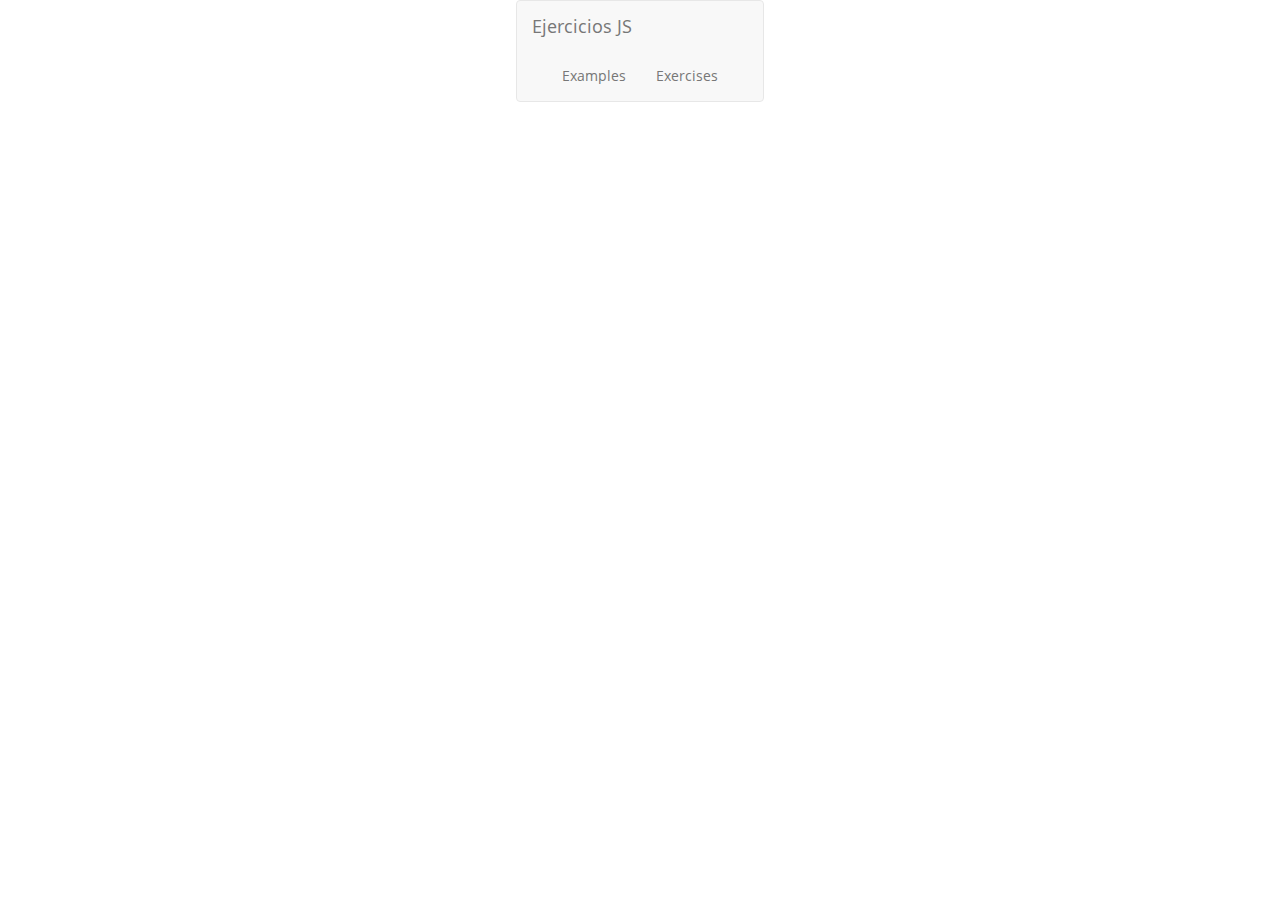
<file: index.html>
<!doctype html>
<html lang="es">
  <head>
    <meta charset="utf-8">
    <title>Ejercicios js</title>
    <link rel="stylesheet" href="/lib/css/bootstrap.min.css">

    <link rel="stylesheet" href="/css/base.css">
  </head>
  <body>

  <nav class="navbar navbar-default">
    <div class="container-fluid">
      <div class="navbar-header">
        <button type="button" class="navbar-toggle collapsed" data-toggle="collapse" data-target="#bs-example-navbar-collapse-1" aria-expanded="false">
          <span class="sr-only">Toggle navigation</span>
          <span class="icon-bar"></span>
          <span class="icon-bar"></span>
          <span class="icon-bar"></span>
        </button>
        <a class="navbar-brand" href="#">Ejercicios JS</a>
      </div>

      <div class="collapse navbar-collapse">
        <ul class="nav navbar-nav" id="main-menu">
        </ul>
      </div>
    </div>
  </nav>
    <div class="container">
    </div>

    <script src="/lib/js/jquery-3.2.1.min.js"></script>
    <script src="/lib/js/popper.min.js"></script>
    <script src="/lib/js/bootstrap.min.js"></script>
    <script src="/js/app.js"></script>
  </body>
</html>
</file>
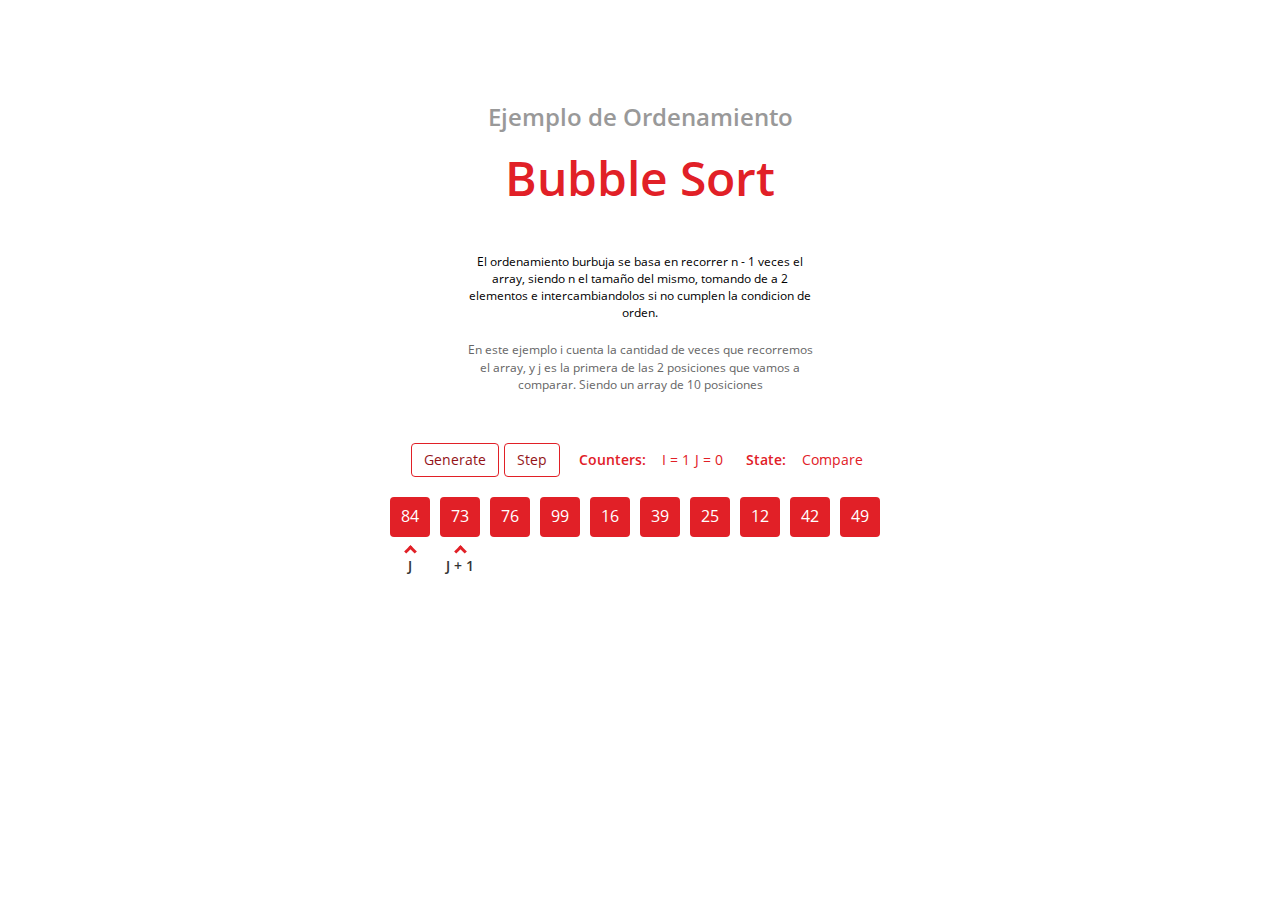
<file: ejemplos/bubble-sort/index.html>
<!DOCTYPE html>
<html lang="es">
	<head>
		<meta charset="utf-8">

		<link rel="shortcut icon" href="./png/bubble.png"></link>
		<link rel="stylesheet" href="/lib/css/bootstrap.min.css">
		<link rel="stylesheet" href="/css/base.css">
		<link rel="stylesheet" href="./css/custom.css">

		<title>Bubble Sort</title>
	</head>
	<body>

		<div class="title">
			<span class="sub-title">Ejemplo de Ordenamiento</span>
			<span class="main-title">Bubble Sort</span>
		</div>

		<div class="statement">
			<p class="main-statement">El ordenamiento burbuja se basa en recorrer n - 1 veces el array, siendo n el tamaño del mismo, tomando de a 2 elementos e intercambiandolos si no cumplen la condicion de orden.</p>
			<p class="sub-statement">En este ejemplo i cuenta la cantidad de veces que recorremos el array, y j es la primera de las 2 posiciones que vamos a comparar. Siendo un array de 10 posiciones</p>
		</div>

		<div class="content">
			<div class="menu">
				<div class="btn-toolbar" role="toolbar">
					<button id="generate-button" type="button" class="btn btn-default">Generar</button>
					<button id="sort-button" type="button" class="btn btn-default">Ordenar</button>
				</div>
				<div class="info">
					<div class="counters">
						<span class="counters-title">Counters:</span>
						<span id="icounter" class="counter"></span>
						<span id="jcounter"></span>
					</div>
					<div class="state">
						<span class="state-title">State:</span>
						<span class="state-description"></span>
					</div>
				</div>
			</div>

			<div class="ejemplo">
				<div id=arr class="array">
				</div>
			</div>
		</div>

		<script src="/lib/js/jquery-3.2.1.min.js"></script>
		<script src="/lib/js/popper.min.js"></script>
		<script src="/lib/js/bootstrap.min.js"></script>
		<script src="./js/custom.js"></script>
	</body>
</html>
</file>
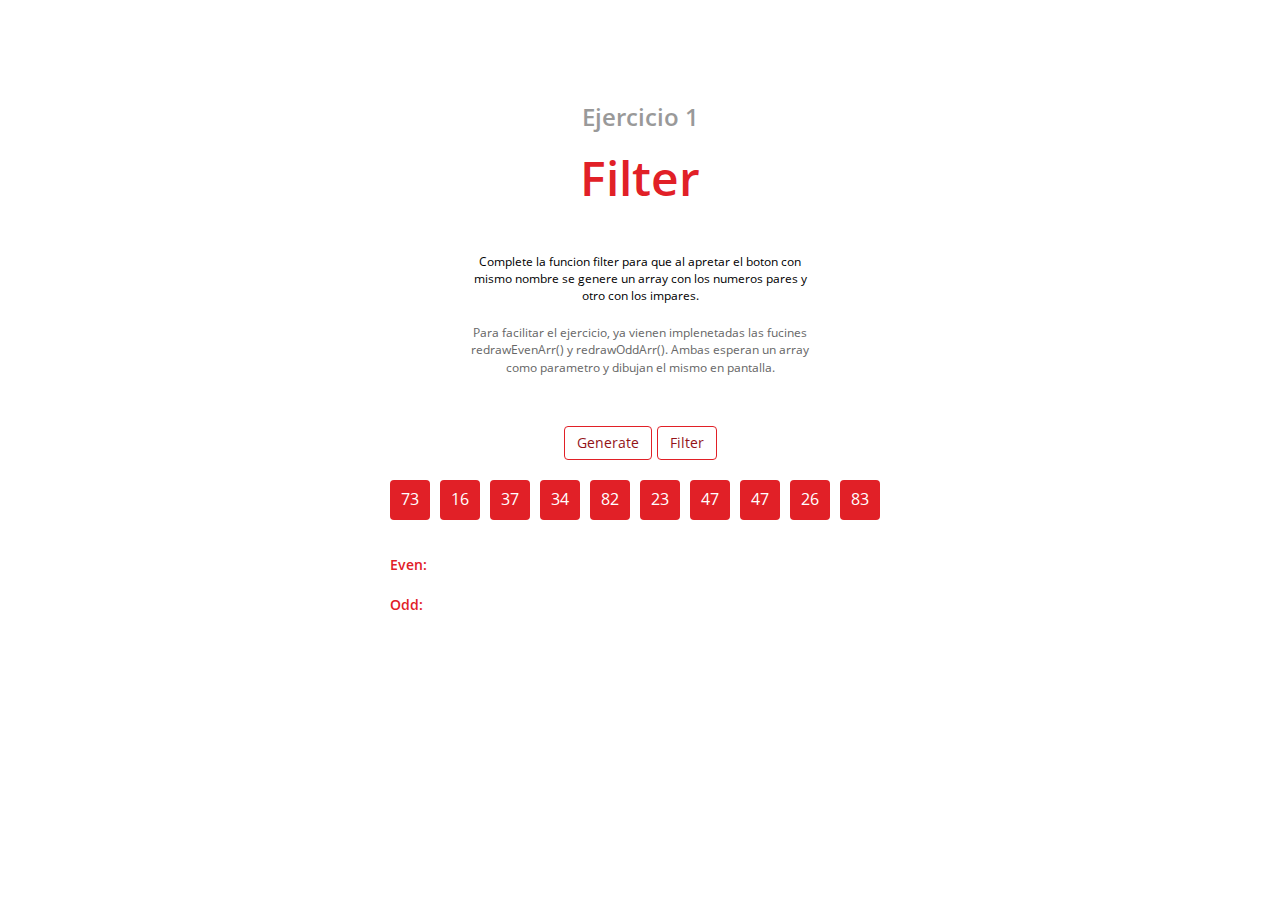
<file: ejercicios/1-filter/index.html>
<!DOCTYPE html>
<html lang="es">
	<head>
		<meta charset="utf-8">

		<!-- <link rel="shortcut icon" href="./png/bubble.png"></link> -->
		<link rel="stylesheet" href="/lib/css/bootstrap.min.css">
		<link rel="stylesheet" href="/css/base.css">
		<link rel="stylesheet" href="./css/custom.css">

		<title>Ejercicio 1: Filter</title>
	</head>
	<body>

		<div class="title">
			<span class="sub-title">Ejercicio 1</span>
			<span class="main-title">Filter</span>
		</div>

		<div class="statement">
			<p class="main-statement">Complete la funcion filter para que al apretar el boton con mismo nombre se genere un array con los numeros pares y otro con los impares.</p>
			<p class="sub-statement">Para facilitar el ejercicio, ya vienen implenetadas las fucines redrawEvenArr() y redrawOddArr(). Ambas esperan un array como parametro y dibujan el mismo en pantalla.</p>
		</div>

		<div class="content">
			<div class="menu">
				<div class="btn-toolbar" role="toolbar">
					<button id="generate-button" type="button" class="btn btn-default">Generate</button>
					<button id="filter-button" type="button" class="btn btn-default">Filter</button>
				</div>
			</div>

			<div class="ejemplo">
				<div id=example-arr class="array"></div>

				<div class="result">
					<div class="even-result">
						<span class="array-title">Even:</span>
						<div id=even-arr class="array"></div>
					</div>
					<div class="odd-result">
						<span class="array-title">Odd:</span>
						<div id=odd-arr class="array"></div>
					</div>
				</div>
			</div>
		</div>

		<script src="/lib/js/jquery-3.2.1.min.js"></script>
		<script src="/lib/js/popper.min.js"></script>
		<script src="/lib/js/bootstrap.min.js"></script>
		<script src="./js/custom.js"></script>
	</body>
</html>
</file>
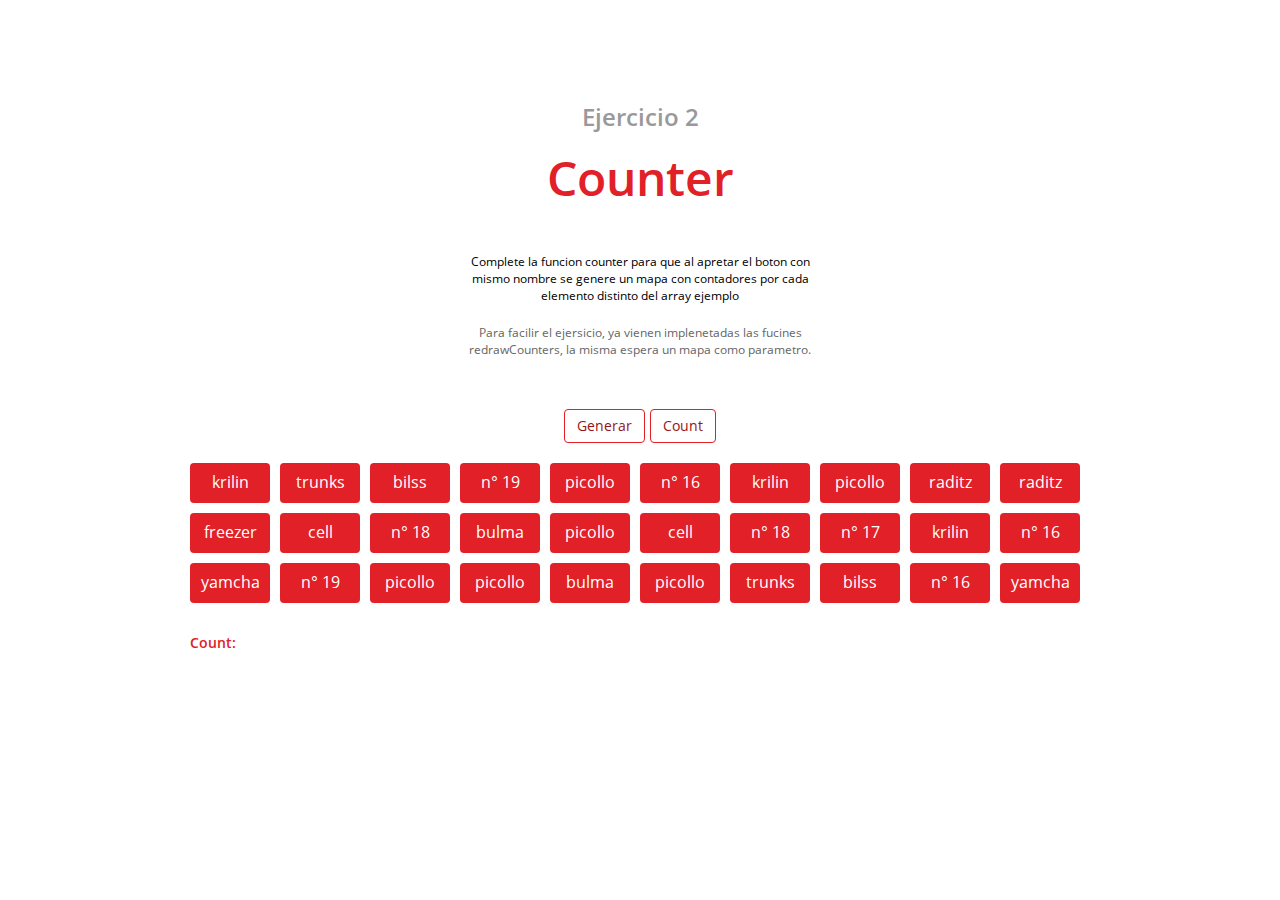
<file: ejercicios/2-counter/index.html>
<!DOCTYPE html>
<html lang="es">
	<head>
		<meta charset="utf-8">

		<!-- <link rel="shortcut icon" href="./png/bubble.png"></link> -->
		<link rel="stylesheet" href="/lib/css/bootstrap.min.css">
		<link rel="stylesheet" href="/css/base.css">
		<link rel="stylesheet" href="./css/custom.css">

		<title>Ejercicio 2: Counter</title>
	</head>
	<body>

		<div class="title">
			<span class="sub-title">Ejercicio 2</span>
			<span class="main-title">Counter</span>
		</div>

		<div class="statement">
			<p class="main-statement">Complete la funcion counter para que al apretar el boton con mismo nombre se genere un mapa con contadores por cada elemento distinto del array ejemplo</p>
			<p class="sub-statement">Para facilir el ejersicio, ya vienen implenetadas las fucines redrawCounters, la misma espera un mapa como parametro.</p>
		</div>

		<div class="content">
			<div class="menu">
				<div class="btn-toolbar" role="toolbar">
					<button id="generate-button" type="button" class="btn btn-default">Generar</button>
					<button id="count-button" type="button" class="btn btn-default">Count</button>
				</div>
			</div>

			<div class="ejemplo">
				<div id=example-arr class="array"></div>
				<div class="result">
					<span class="result-tittle">Count:</span>
					<div class="result-container"></div>
				</div>
			</div>
		</div>

		<script src="/lib/js/jquery-3.2.1.min.js"></script>
		<script src="/lib/js/popper.min.js"></script>
		<script src="/lib/js/bootstrap.min.js"></script>
		<script src="./js/custom.js"></script>
	</body>
</html>
</file>
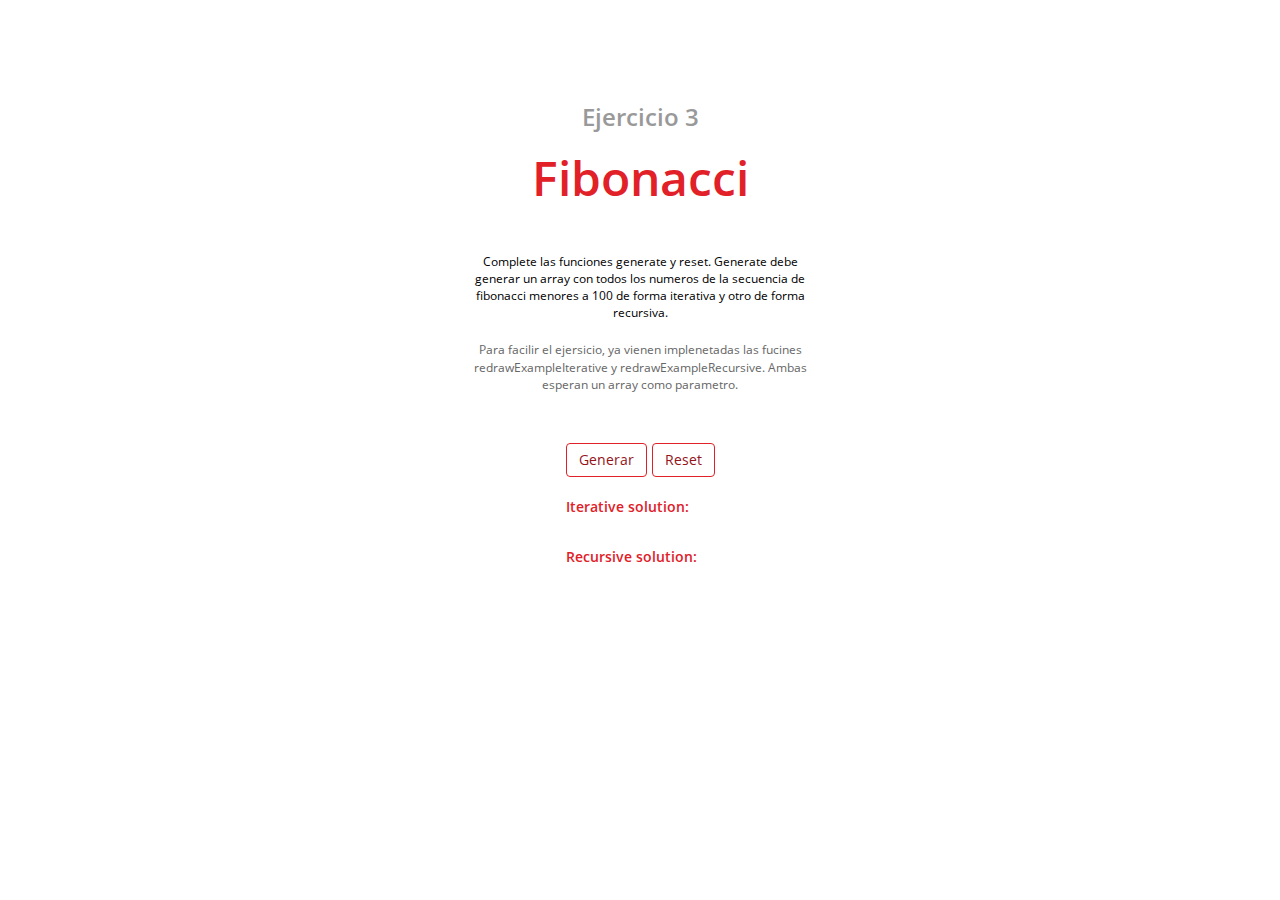
<file: ejercicios/3-fibonacci/index.html>
<!DOCTYPE html>
<html lang="es">
	<head>
		<meta charset="utf-8">

		<!-- <link rel="shortcut icon" href="./png/bubble.png"></link> -->
		<link rel="stylesheet" href="/lib/css/bootstrap.min.css">
		<link rel="stylesheet" href="/css/base.css">
		<link rel="stylesheet" href="./css/custom.css">

		<title>Ejercicio 3: Fibonacci</title>
	</head>
	<body>

		<div class="title">
			<span class="sub-title">Ejercicio 3</span>
			<span class="main-title">Fibonacci</span>
		</div>

		<div class="statement">
			<p class="main-statement">Complete las funciones generate y reset. Generate debe generar un array con todos los numeros de la secuencia de fibonacci menores a 100 de forma iterativa y otro de forma recursiva.</p>
			<p class="sub-statement">Para facilir el ejersicio, ya vienen implenetadas las fucines redrawExampleIterative y redrawExampleRecursive. Ambas esperan un array como parametro.</p>
		</div>

		<div class="content">
			<div class="menu">
				<div class="btn-toolbar" role="toolbar">
					<button id="generate-button" type="button" class="btn btn-default">Generar</button>
					<button id="reset-button" type="button" class="btn btn-default">Reset</button>
				</div>
			</div>

			<div class="ejemplo">
				<span class="example-title">Iterative solution:</span>
				<div id=example-iterative class="array"></div>
				<span class="example-title">Recursive solution:</span>
				<div id=example-recursive class="array"></div>
			</div>
		</div>

		<script src="/lib/js/jquery-3.2.1.min.js"></script>
		<script src="/lib/js/popper.min.js"></script>
		<script src="/lib/js/bootstrap.min.js"></script>
		<script src="./js/custom.js"></script>
	</body>
</html>
</file>
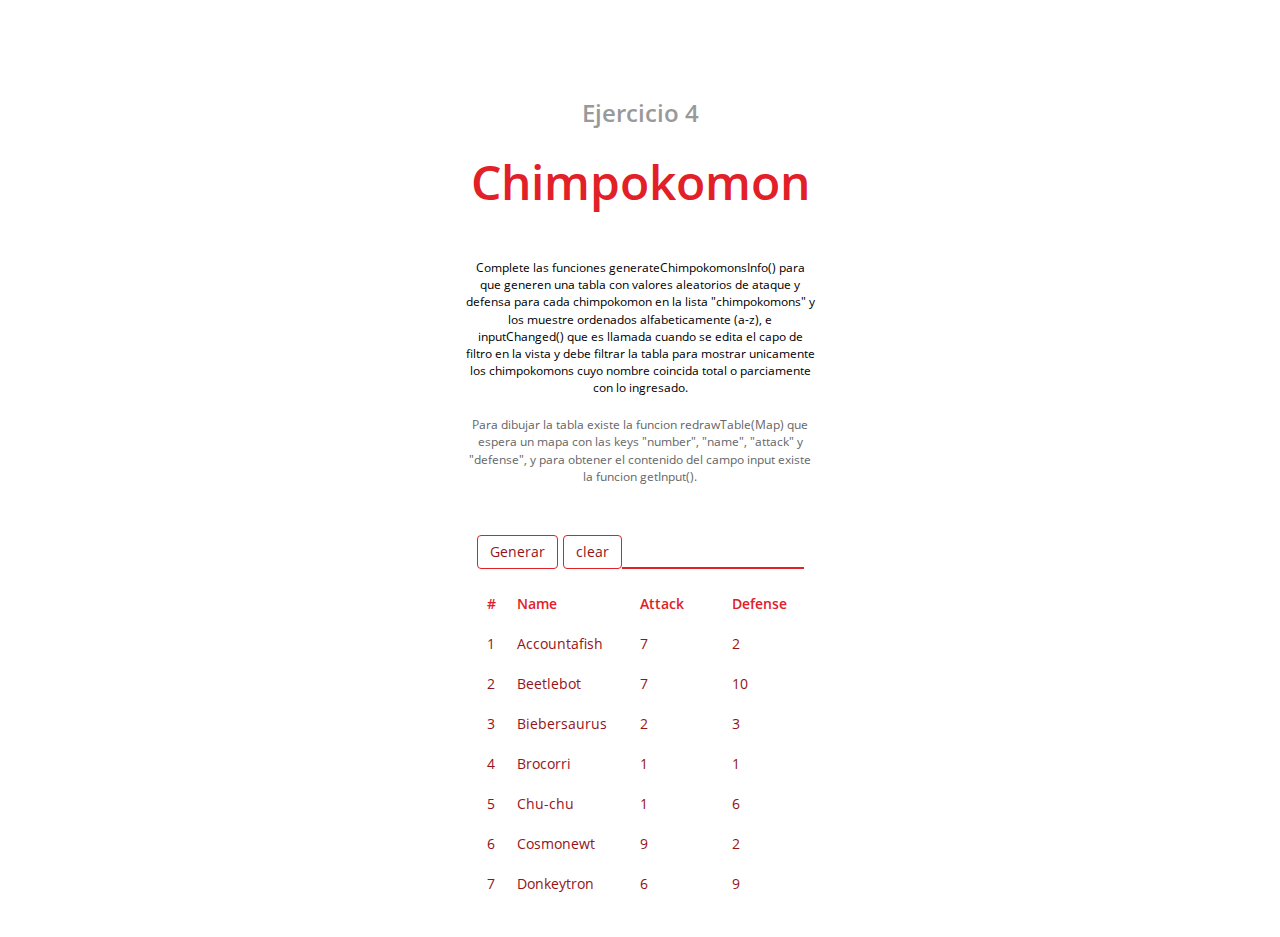
<file: ejercicios/4-chimpokomon/index.html>
<!DOCTYPE html>
<html lang="es">
	<head>
		<meta charset="utf-8">

		<!-- <link rel="shortcut icon" href="./png/bubble.png"></link> -->
		<link rel="stylesheet" href="/lib/css/bootstrap.min.css">
		<link rel="stylesheet" href="/css/base.css">
		<link rel="stylesheet" href="./css/custom.css">

		<title>Ejercicio 4: Chimpokomon</title>
	</head>
	<body>

		<div class="title">
			<h1 class="sub-title">Ejercicio 4</h1>
			<h2 class="main-title">Chimpokomon</h2>
		</div>

		<div class="statement">
			<p class="main-statement">Complete las funciones generateChimpokomonsInfo() para que generen una tabla con valores aleatorios de ataque y defensa para cada chimpokomon en la lista "chimpokomons" y los muestre ordenados alfabeticamente (a-z), e inputChanged() que es llamada cuando se edita el capo de filtro en la vista y debe filtrar la tabla para mostrar unicamente los chimpokomons cuyo nombre coincida total o parciamente con lo ingresado.</p>
			<p class="sub-statement">Para dibujar la tabla existe la funcion redrawTable(Map) que espera un mapa con las keys "number", "name", "attack" y "defense", y para obtener el contenido del campo input existe la funcion getInput().</p>
		</div>

		<div class="content">
			<div class="menu">
				<div class="btn-toolbar" role="toolbar">
					<button id="generate-button" type="button" class="btn btn-default">Generar</button>
					<button id="clear-button" type="button" class="btn btn-default">clear</button>
				</div>
				<input id=search-input type="text" name="Search">
			</div>

			<div class="ejemplo">
				<div id="example-table" class="table">
					<div class="example-row header">
						<div class="number">#</div>
						<div class="name">Name</div>
						<div class="attack">Attack</div>
						<div class="defense">Defense</div>
					</div>
					<div class="content"></div>
				</div>
			</div>
		</div>

		<script src="/lib/js/jquery-3.2.1.min.js"></script>
		<script src="/lib/js/popper.min.js"></script>
		<script src="/lib/js/bootstrap.min.js"></script>
		<script src="./js/custom.js"></script>
	</body>
</html>
</file>
<file: css/base.css>
/* open-sans-300 - latin */
@font-face{
  font-family: 'Open Sans';
  font-style: normal;
  font-weight: 300;
  src: url('/fonts/open-sans-v14-latin-300.eot'); /* IE9 Compat Modes */
  src: local('Open Sans Light'), local('OpenSans-Light'),
       url('/fonts/open-sans-v14-latin-300.eot?#iefix') format('embedded-opentype'), /* IE6-IE8 */
       url('/fonts/open-sans-v14-latin-300.woff2') format('woff2'), /* Super Modern Browsers */
       url('/fonts/open-sans-v14-latin-300.woff') format('woff'), /* Modern Browsers */
       url('/fonts/open-sans-v14-latin-300.ttf') format('truetype'), /* Safari, Android, iOS */
       url('/fonts/open-sans-v14-latin-300.svg#OpenSans') format('svg'); /* Legacy iOS */
}
/* open-sans-300italic - latin */
@font-face{
  font-family: 'Open Sans';
  font-style: italic;
  font-weight: 300;
  src: url('/fonts/open-sans-v14-latin-300italic.eot'); /* IE9 Compat Modes */
  src: local('Open Sans Light Italic'), local('OpenSans-LightItalic'),
       url('/fonts/open-sans-v14-latin-300italic.eot?#iefix') format('embedded-opentype'), /* IE6-IE8 */
       url('/fonts/open-sans-v14-latin-300italic.woff2') format('woff2'), /* Super Modern Browsers */
       url('/fonts/open-sans-v14-latin-300italic.woff') format('woff'), /* Modern Browsers */
       url('/fonts/open-sans-v14-latin-300italic.ttf') format('truetype'), /* Safari, Android, iOS */
       url('/fonts/open-sans-v14-latin-300italic.svg#OpenSans') format('svg'); /* Legacy iOS */
}
/* open-sans-regular - latin */
@font-face{
  font-family: 'Open Sans';
  font-style: normal;
  font-weight: 400;
  src: url('/fonts/open-sans-v14-latin-regular.eot'); /* IE9 Compat Modes */
  src: local('Open Sans Regular'), local('OpenSans-Regular'),
       url('/fonts/open-sans-v14-latin-regular.eot?#iefix') format('embedded-opentype'), /* IE6-IE8 */
       url('/fonts/open-sans-v14-latin-regular.woff2') format('woff2'), /* Super Modern Browsers */
       url('/fonts/open-sans-v14-latin-regular.woff') format('woff'), /* Modern Browsers */
       url('/fonts/open-sans-v14-latin-regular.ttf') format('truetype'), /* Safari, Android, iOS */
       url('/fonts/open-sans-v14-latin-regular.svg#OpenSans') format('svg'); /* Legacy iOS */
}
/* open-sans-italic - latin */
@font-face{
  font-family: 'Open Sans';
  font-style: italic;
  font-weight: 400;
  src: url('/fonts/open-sans-v14-latin-italic.eot'); /* IE9 Compat Modes */
  src: local('Open Sans Italic'), local('OpenSans-Italic'),
       url('/fonts/open-sans-v14-latin-italic.eot?#iefix') format('embedded-opentype'), /* IE6-IE8 */
       url('/fonts/open-sans-v14-latin-italic.woff2') format('woff2'), /* Super Modern Browsers */
       url('/fonts/open-sans-v14-latin-italic.woff') format('woff'), /* Modern Browsers */
       url('/fonts/open-sans-v14-latin-italic.ttf') format('truetype'), /* Safari, Android, iOS */
       url('/fonts/open-sans-v14-latin-italic.svg#OpenSans') format('svg'); /* Legacy iOS */
}
/* open-sans-600 - latin */
@font-face{
  font-family: 'Open Sans';
  font-style: normal;
  font-weight: 600;
  src: url('/fonts/open-sans-v14-latin-600.eot'); /* IE9 Compat Modes */
  src: local('Open Sans SemiBold'), local('OpenSans-SemiBold'),
       url('/fonts/open-sans-v14-latin-600.eot?#iefix') format('embedded-opentype'), /* IE6-IE8 */
       url('/fonts/open-sans-v14-latin-600.woff2') format('woff2'), /* Super Modern Browsers */
       url('/fonts/open-sans-v14-latin-600.woff') format('woff'), /* Modern Browsers */
       url('/fonts/open-sans-v14-latin-600.ttf') format('truetype'), /* Safari, Android, iOS */
       url('/fonts/open-sans-v14-latin-600.svg#OpenSans') format('svg'); /* Legacy iOS */
}
/* open-sans-600italic - latin */
@font-face{
  font-family: 'Open Sans';
  font-style: italic;
  font-weight: 600;
  src: url('/fonts/open-sans-v14-latin-600italic.eot'); /* IE9 Compat Modes */
  src: local('Open Sans SemiBold Italic'), local('OpenSans-SemiBoldItalic'),
       url('/fonts/open-sans-v14-latin-600italic.eot?#iefix') format('embedded-opentype'), /* IE6-IE8 */
       url('/fonts/open-sans-v14-latin-600italic.woff2') format('woff2'), /* Super Modern Browsers */
       url('/fonts/open-sans-v14-latin-600italic.woff') format('woff'), /* Modern Browsers */
       url('/fonts/open-sans-v14-latin-600italic.ttf') format('truetype'), /* Safari, Android, iOS */
       url('/fonts/open-sans-v14-latin-600italic.svg#OpenSans') format('svg'); /* Legacy iOS */
}
/* open-sans-700 - latin */
@font-face{
  font-family: 'Open Sans';
  font-style: normal;
  font-weight: 700;
  src: url('/fonts/open-sans-v14-latin-700.eot'); /* IE9 Compat Modes */
  src: local('Open Sans Bold'), local('OpenSans-Bold'),
       url('/fonts/open-sans-v14-latin-700.eot?#iefix') format('embedded-opentype'), /* IE6-IE8 */
       url('/fonts/open-sans-v14-latin-700.woff2') format('woff2'), /* Super Modern Browsers */
       url('/fonts/open-sans-v14-latin-700.woff') format('woff'), /* Modern Browsers */
       url('/fonts/open-sans-v14-latin-700.ttf') format('truetype'), /* Safari, Android, iOS */
       url('/fonts/open-sans-v14-latin-700.svg#OpenSans') format('svg'); /* Legacy iOS */
}
/* open-sans-700italic - latin */
@font-face{
  font-family: 'Open Sans';
  font-style: italic;
  font-weight: 700;
  src: url('/fonts/open-sans-v14-latin-700italic.eot'); /* IE9 Compat Modes */
  src: local('Open Sans Bold Italic'), local('OpenSans-BoldItalic'),
       url('/fonts/open-sans-v14-latin-700italic.eot?#iefix') format('embedded-opentype'), /* IE6-IE8 */
       url('/fonts/open-sans-v14-latin-700italic.woff2') format('woff2'), /* Super Modern Browsers */
       url('/fonts/open-sans-v14-latin-700italic.woff') format('woff'), /* Modern Browsers */
       url('/fonts/open-sans-v14-latin-700italic.ttf') format('truetype'), /* Safari, Android, iOS */
       url('/fonts/open-sans-v14-latin-700italic.svg#OpenSans') format('svg'); /* Legacy iOS */
}
/* open-sans-800 - latin */
@font-face{
  font-family: 'Open Sans';
  font-style: normal;
  font-weight: 800;
  src: url('/fonts/open-sans-v14-latin-800.eot'); /* IE9 Compat Modes */
  src: local('Open Sans ExtraBold'), local('OpenSans-ExtraBold'),
       url('/fonts/open-sans-v14-latin-800.eot?#iefix') format('embedded-opentype'), /* IE6-IE8 */
       url('/fonts/open-sans-v14-latin-800.woff2') format('woff2'), /* Super Modern Browsers */
       url('/fonts/open-sans-v14-latin-800.woff') format('woff'), /* Modern Browsers */
       url('/fonts/open-sans-v14-latin-800.ttf') format('truetype'), /* Safari, Android, iOS */
       url('/fonts/open-sans-v14-latin-800.svg#OpenSans') format('svg'); /* Legacy iOS */
}
/* open-sans-800italic - latin */
@font-face{
  font-family: 'Open Sans';
  font-style: italic;
  font-weight: 800;
  src: url('/fonts/open-sans-v14-latin-800italic.eot'); /* IE9 Compat Modes */
  src: local('Open Sans ExtraBold Italic'), local('OpenSans-ExtraBoldItalic'),
       url('/fonts/open-sans-v14-latin-800italic.eot?#iefix') format('embedded-opentype'), /* IE6-IE8 */
       url('/fonts/open-sans-v14-latin-800italic.woff2') format('woff2'), /* Super Modern Browsers */
       url('/fonts/open-sans-v14-latin-800italic.woff') format('woff'), /* Modern Browsers */
       url('/fonts/open-sans-v14-latin-800italic.ttf') format('truetype'), /* Safari, Android, iOS */
       url('/fonts/open-sans-v14-latin-800italic.svg#OpenSans') format('svg'); /* Legacy iOS */
}

body{
	display: flex;
	align-items: center;
	flex-direction: column;
	font-family: 'Open Sans';
}

.title{
	display: flex;
	flex-direction: column;
	align-items: center;
	margin: 100px 0 40px 0;
}

.title .sub-title{
	margin: 0 0 10px 0;
	color: #999999;
	font-size: 24px;
  	font-weight: 600;
}

.title .main-title{
	color: #e12027;
	font-size: 48px;
  	font-weight: 600;
}

.statement{
	margin: 0 0 40px 0;
}

.statement .main-statement{
	width: 350px;
	text-align: center;
	font-size: 12px;
	color: #000000;
	margin: 0 0 20px 0;
}

.statement .sub-statement{
	width: 350px;
	text-align: center;
	font-size: 12px;
	color: #666666;
}

.content{
	display: flex;
	flex-direction: column;
}

.content .menu{
	display: flex;
	justify-content: center;
	margin: 0 0 20px 0;
}

.btn{
	border: solid 0.5px #e12027;
	color: #941419;
}

.btn:hover, .btn:focus, .btn:active{
	background-color: #e12027;
    color: #ffffff;;
}
</file>
<file: ejemplos/bubble-sort/css/custom.css>
.content .menu .info {
	display: flex;
	min-width: 310px;
}

.content .counters {
	display: flex;
	justify-content: center;
	align-items: center;
	color: #e12027;
	padding: 0 4px 0 4px;
	margin: 0 0 0 15px;
}

.content .counters .counters-title {
	font-weight: 600;
	padding: 0 8px 0 0;
	margin: 0 8px 0 0;
}

.content .counters .counter {
	margin: 0 5px 0 0;
}

.content .state {
	display: flex;
	justify-content: center;
	align-items: center;
	color: #e12027;
	padding: 0 4px 0 4px;
	margin: 0 0 0 15px;
}

.content .state .state-title {
	font-weight: 600;
	padding: 0 8px 0 0;
	margin: 0 8px 0 0;
}

.content .state .state-description {

}

.content .ejemplo {
	display: flex;
	flex-direction: column;
	justify-content: center;
}

.content .ejemplo .result {
	display: flex;
	flex-direction: column;
}

.content .ejemplo .array {
	display: flex;
	justify-content: center;
	align-items: start;
}

.content .ejemplo .array .element-container {
	display: flex;
	flex-direction: column;
	justify-content: center;
	margin: 0 10px 0 0;
}

.content .ejemplo .array .element {
	display: flex;
	align-items: center;
	justify-content: center;
	height: 40px;
	width: 40px;
	font-size: 16px;
	border-radius: 4px;
  	background-color: #e12027;
  	color: #ffffff;
  	margin: 0 0 10px 0;
}

.arrow-container {
	display: flex;
	flex-direction: column;
	justify-content: center;
	align-items: center;
}

.arrow-container .arrow {
	border: solid #e12027;
	border-width: 0 3px 3px 0;
	display: inline-block;
	padding: 3px;
	transform: rotate(-135deg);
    -webkit-transform: rotate(-135deg);
}

.arrow-container .arrow-title {
	font-weight: 600;
}
</file>
<file: ejercicios/1-filter/css/custom.css>
.content .ejemplo {
	display: flex;
	flex-direction: column;
	justify-content: center;
}

.content .ejemplo .array {
	display: flex;
}

.content .ejemplo .array .element {
	display: flex;
	align-items: center;
	justify-content: center;
	height: 40px;
	width: 40px;
	font-size: 16px;
	border-radius: 4px;
  	background-color: #e12027;
  	color: #ffffff;
  	margin: 0 10px 0 0;
}

.content .ejemplo .result {
  display: flex;
  flex-direction: column;
  margin: 20px 0 0 0;
}

.content .ejemplo .result .array-title {
  color: #e12027;
  font-weight: 600;
  margin: 0 0 5px 0;
}

.content .ejemplo .result .even-result {
  display: flex;
  flex-direction: column;
  margin: 15px 0 0 0;
}

.content .ejemplo .result .odd-result {
  display: flex;
  flex-direction: column;
  margin: 15px 0 0 0;
}
</file>
<file: ejercicios/2-counter/css/custom.css>
body {
	display: flex;
	align-items: center;
	flex-direction: column;
	font-family: 'Open Sans';
}

.title {
	display: flex;
	flex-direction: column;
	align-items: center;
	margin: 100px 0 40px 0;
}

.title .sub-title {
	margin: 0 0 10px 0;
	color: #999999;
	font-size: 24px;
  	font-weight: 600;
}

.title .main-title {
	color: #e12027;
	font-size: 48px;
  	font-weight: 600;
}

.statement {
	margin: 0 0 40px 0;
}

.statement .main-statement {
	width: 350px;
	text-align: center;
	font-size: 12px;
	color: #000000;
	margin: 0 0 20px 0;
}

.statement .sub-statement {
	width: 350px;
	text-align: center;
	font-size: 12px;
	color: #666666;
}

.content {
	display: flex;
	flex-direction: column;
	justify-content: center;
}

.content .menu {
	display: flex;
	justify-content: center;
	margin: 0 0 20px 0;
}

.content .btn {
	border: solid 0.5px #e12027;
	color: #941419;
}

.content .btn:hover, .content .btn:focus, .content .btn:active {
	background-color: #e12027;
    color: #ffffff;;
}

.content .ejemplo {
	display: flex;
	flex-direction: column;
	justify-content: flex-start;
}

.content .ejemplo .array {
	display: flex;
  flex-wrap: wrap;
  max-width: 900px;
  margin: 0 0 20px 0;
}

.content .ejemplo .array .element {
	display: flex;
	align-items: center;
	justify-content: center;
	height: 40px;
	width: 80px;
	font-size: 16px;
	border-radius: 4px;
	background-color: #e12027;
	color: #ffffff;
	margin: 0 10px 10px 0;
}

.content .ejemplo .result {
  display: flex;
  flex-direction: column;
  max-height: 280px;
}

.content .ejemplo .result .result-tittle {
  color: #e12027;
  font-weight: 600;
  min-width: 20px;
  margin: 0 0 10px 0;
}

.content .ejemplo .result .result-container {
  display: flex;
  flex-direction: column;
  align-content: flex-start;
  flex-wrap: wrap;
}

.content .ejemplo .result .result-container .count-row {
  display: flex;
  margin: 0 40px 5px 0;
}

.content .ejemplo .result .result-container .count-row .count-tittle {
  width: 75px;
}
</file>
<file: ejercicios/3-fibonacci/css/custom.css>
.content .ejemplo {
	display: flex;
	flex-direction: column;
	justify-content: center;
}

.content .ejemplo .example-title {
	margin-bottom: 10px;
	color: #e12027;
  	font-weight: 600;
}

.content .ejemplo .array {
	display: flex;
  flex-wrap: wrap;
  max-width: 900px;
  margin: 0 0 20px 0;
}

.content .ejemplo .array .element {
	display: flex;
	align-items: center;
	justify-content: center;
	height: 40px;
	width: 80px;
	font-size: 16px;
	border-radius: 4px;
	background-color: #e12027;
	color: #ffffff;
	margin: 0 10px 10px 0;
}
</file>
<file: ejercicios/4-chimpokomon/css/custom.css>
#search-input {
	padding: 0;
	border-left: 0;
	border-right: 0;
	border-top: 0;
	border-color: #e12027;
}

.content .ejemplo {

}

.content .ejemplo .table {
	display: flex;
	flex-direction: column;
}

.content .ejemplo .content {
	max-height: 32vh;
	overflow-y: auto;
}

.content .ejemplo .table .example-row {
	display: flex;
  min-height: 40px;
	padding: 5px 10px 5px 10px;
	color: #941419;
}

.content .ejemplo .table .example-row.header {
	color: #e12027;
  font-weight: 600;
}

.content .ejemplo .table .example-row .number {
	width: 10%
}

.content .ejemplo .table .example-row .name {
	width: 40%
}

.content .ejemplo .table .example-row .attack {
	width: 30%;
}

.content .ejemplo .table .example-row .defense {
}
</file>
